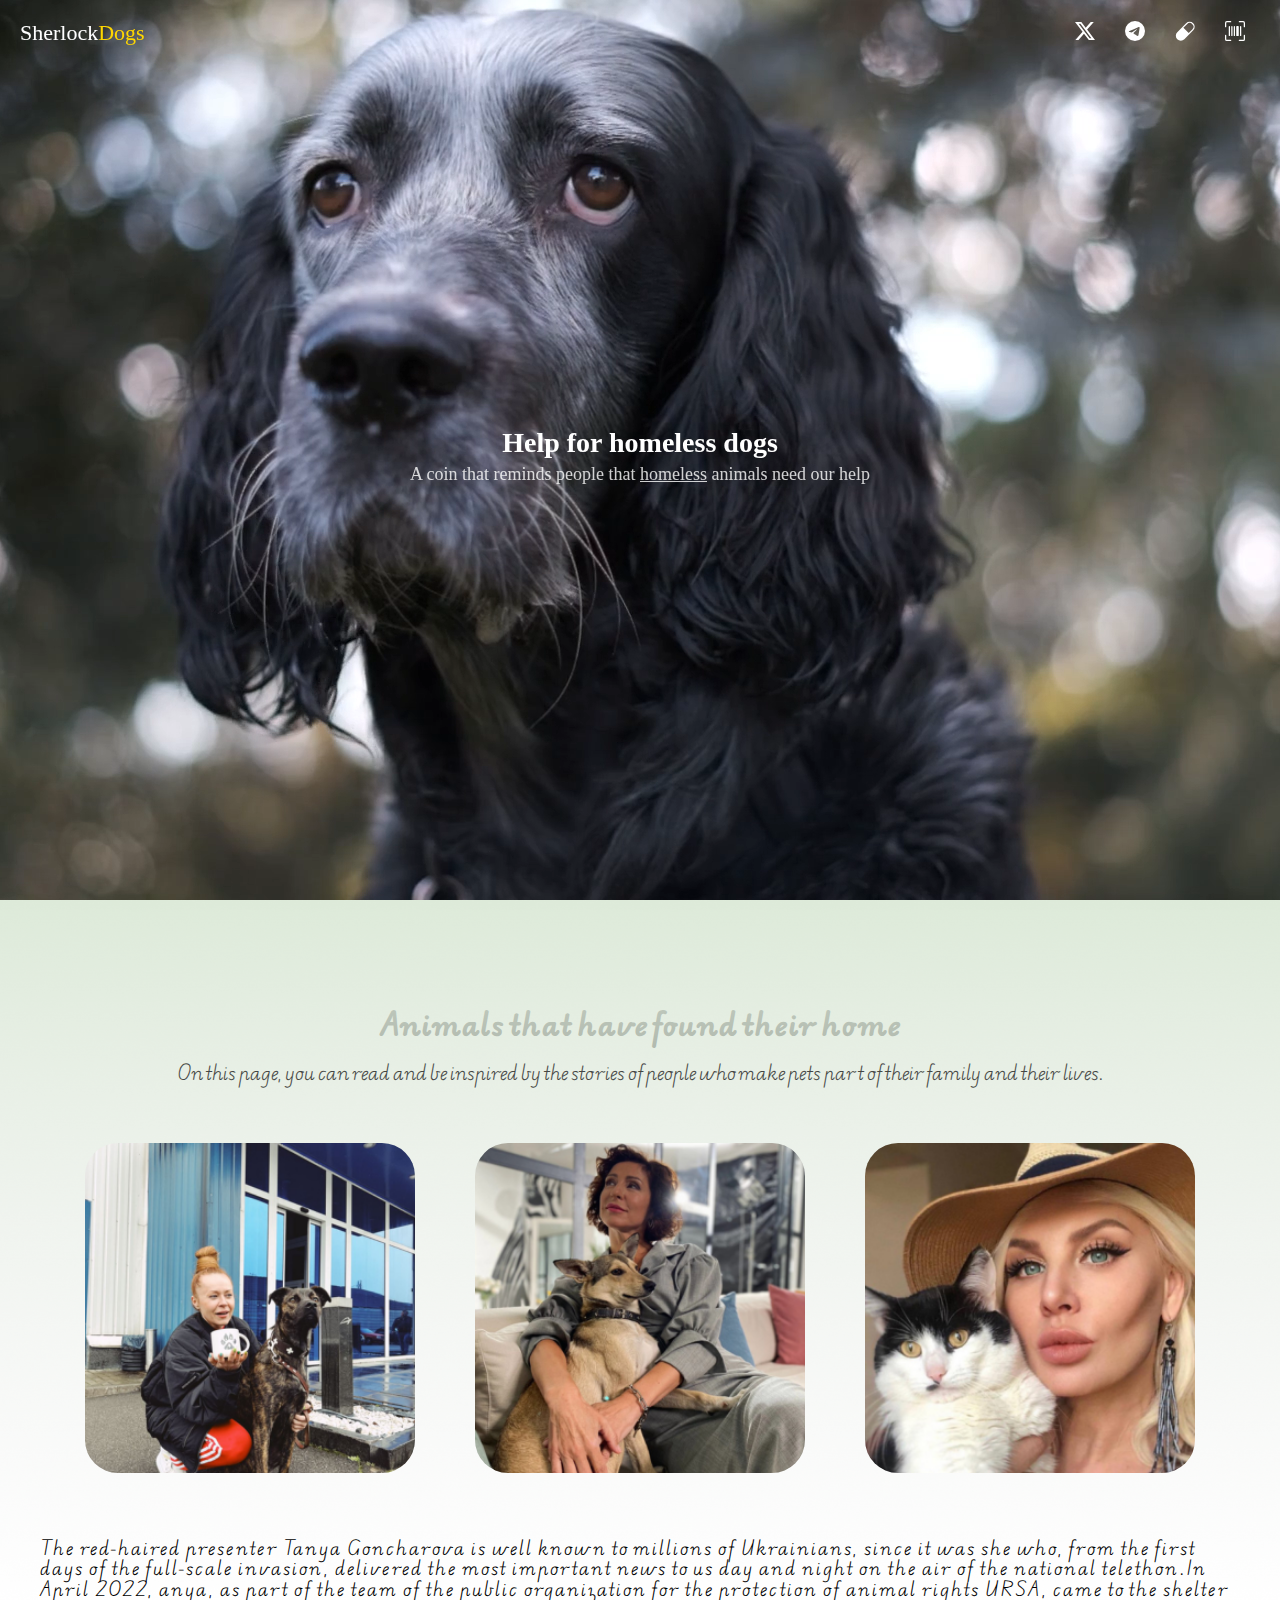
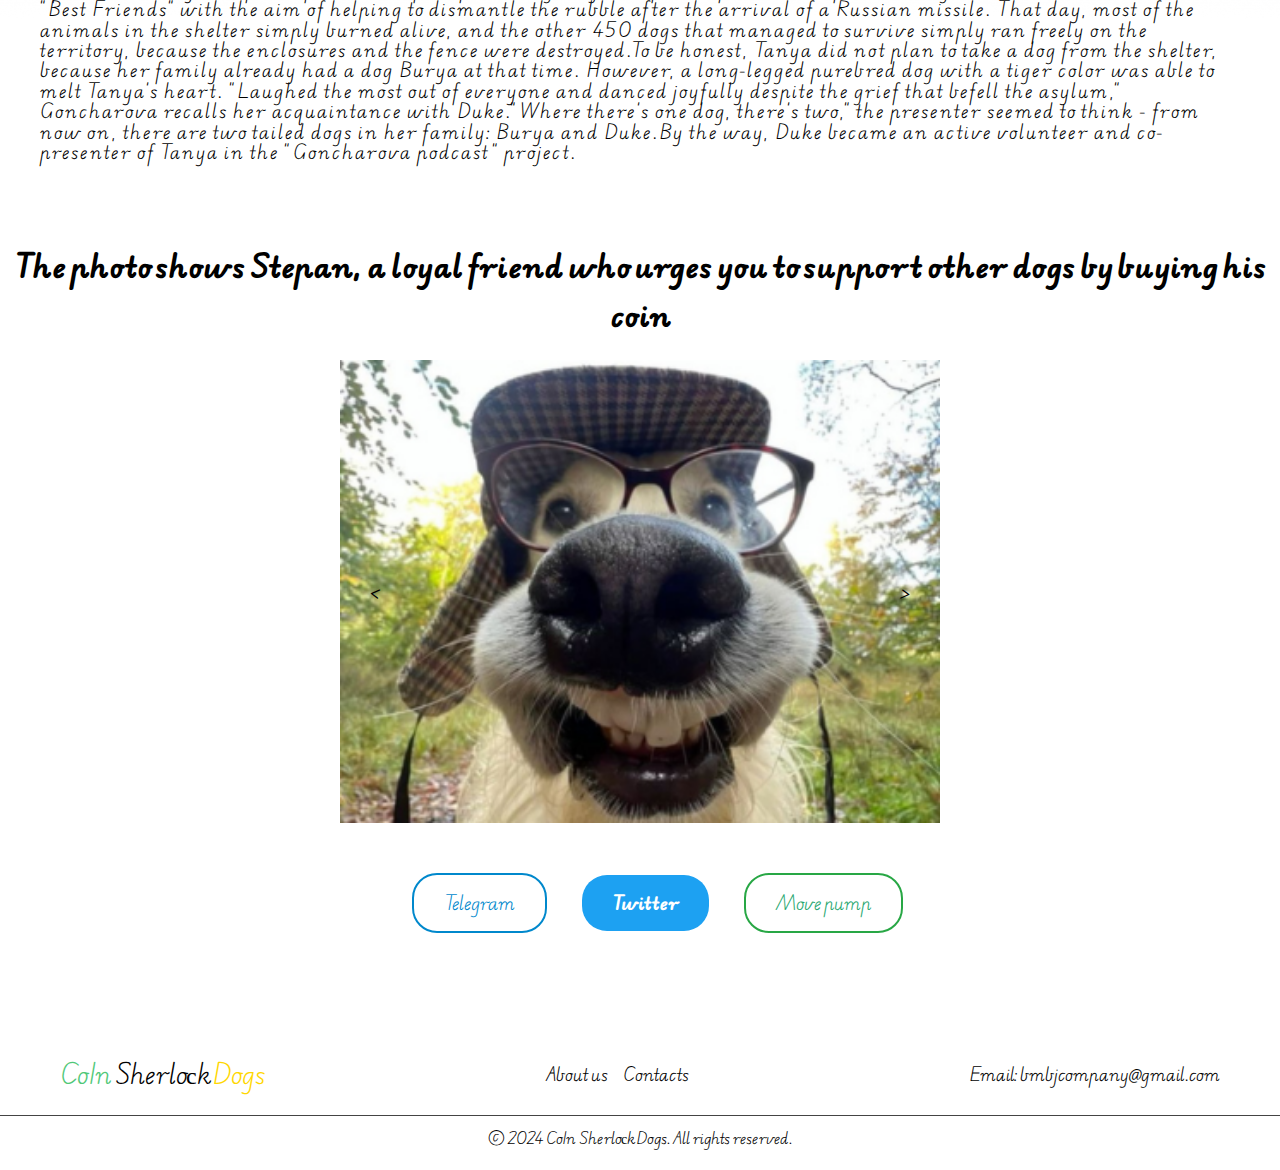
<file: index.html>
<!DOCTYPE html>
<html lang="en">
<head>
    <meta charset="UTF-8">
    <meta name="viewport" content="width=device-width, initial-scale=1.0">
    <title>CoIn SherloсkDogs</title>
    <link rel="preconnect" href="https://fonts.googleapis.com">
<link rel="preconnect" href="https://fonts.gstatic.com" crossorigin>
<link href="https://fonts.googleapis.com/css2?family=Edu+AU+VIC+WA+NT+Pre:wght@400..700&display=swap" rel="stylesheet">
    <link rel="stylesheet" href="./css/index.css">
    <link rel="stylesheet" href="./css/media.css">
</head>
<body>
        <header  class="header  ">
            <div class="bg-video">
                <video autoplay loop muted playsinline>
                    <source src="./img/98815-650523108.mp4" type="video/mp4">
                    <source src="./img/98815-650523108.webm" type="video/webm">
                    Your browser does not support video.
                </video>
            </div>
            <div class="content-text">
                <nav class="navbar">
                    <a class="logo-link" href="#">
                        <p  class="logo-text  " >Sherloсk<span class="logo-span" >Dogs</span></p>
                    </a>
                    <ul  class="header-menu ">
                        <li class="header-list">
                            <a  class="menu-text  " href="https://x.com/memecoin764843" target="_blank" >
                                <svg xmlns="http://www.w3.org/2000/svg" width="20" height="20" fill="currentColor" class="bi bi-twitter-x" viewBox="0 0 16 16">
                                    <path d="M12.6.75h2.454l-5.36 6.142L16 15.25h-4.937l-3.867-5.07-4.425 5.07H.316l5.733-6.57L0 .75h5.063l3.495 4.633L12.601.75Zm-.86 13.028h1.36L4.323 2.145H2.865z"/>
                                  </svg>
                        </li>
                        <li class="header-list">
                            <a class="menu-text" href="https://t.me/SherlockDogMEME" target="_blank" >
                                <svg xmlns="http://www.w3.org/2000/svg" width="20" height="20" fill="currentColor" class="bi bi-telegram" viewBox="0 0 16 16">
                                    <path d="M16 8A8 8 0 1 1 0 8a8 8 0 0 1 16 0M8.287 5.906q-1.168.486-4.666 2.01-.567.225-.595.442c-.03.243.275.339.69.47l.175.055c.408.133.958.288 1.243.294q.39.01.868-.32 3.269-2.206 3.374-2.23c.05-.012.12-.026.166.016s.042.12.037.141c-.03.129-1.227 1.241-1.846 1.817-.193.18-.33.307-.358.336a8 8 0 0 1-.188.186c-.38.366-.664.64.015 1.088.327.216.589.393.85.571.284.194.568.387.936.629q.14.092.27.187c.331.236.63.448.997.414.214-.02.435-.22.547-.82.265-1.417.786-4.486.906-5.751a1.4 1.4 0 0 0-.013-.315.34.34 0 0 0-.114-.217.53.53 0 0 0-.31-.093c-.3.005-.763.166-2.984 1.09"/>
                                  </svg>
                            </a>
                        </li>
                        <li class="header-list">
                            <a class="menu-text" href="" target="_blank" >
                                <svg xmlns="http://www.w3.org/2000/svg" width="20" height="20" fill="currentColor" class="bi bi-capsule" viewBox="0 0 16 16">
                                <path d="M1.828 8.9 8.9 1.827a4 4 0 1 1 5.657 5.657l-7.07 7.071A4 4 0 1 1 1.827 8.9Zm9.128.771 2.893-2.893a3 3 0 1 0-4.243-4.242L6.713 5.429z"/>
                              </svg>
                            </a>
                        </li>
                        <li class="header-list">
                            <a class="menu-text" href="./whitepaper.txt" target="_blank" download>
                                <svg xmlns="http://www.w3.org/2000/svg" width="20" height="20" fill="currentColor" class="bi bi-upc-scan" viewBox="0 0 16 16">
                                    <path d="M1.5 1a.5.5 0 0 0-.5.5v3a.5.5 0 0 1-1 0v-3A1.5 1.5 0 0 1 1.5 0h3a.5.5 0 0 1 0 1zM11 .5a.5.5 0 0 1 .5-.5h3A1.5 1.5 0 0 1 16 1.5v3a.5.5 0 0 1-1 0v-3a.5.5 0 0 0-.5-.5h-3a.5.5 0 0 1-.5-.5M.5 11a.5.5 0 0 1 .5.5v3a.5.5 0 0 0 .5.5h3a.5.5 0 0 1 0 1h-3A1.5 1.5 0 0 1 0 14.5v-3a.5.5 0 0 1 .5-.5m15 0a.5.5 0 0 1 .5.5v3a1.5 1.5 0 0 1-1.5 1.5h-3a.5.5 0 0 1 0-1h3a.5.5 0 0 0 .5-.5v-3a.5.5 0 0 1 .5-.5M3 4.5a.5.5 0 0 1 1 0v7a.5.5 0 0 1-1 0zm2 0a.5.5 0 0 1 1 0v7a.5.5 0 0 1-1 0zm2 0a.5.5 0 0 1 1 0v7a.5.5 0 0 1-1 0zm2 0a.5.5 0 0 1 .5-.5h1a.5.5 0 0 1 .5.5v7a.5.5 0 0 1-.5.5h-1a.5.5 0 0 1-.5-.5zm3 0a.5.5 0 0 1 1 0v7a.5.5 0 0 1-1 0z"/>
                                  </svg>
                            </a>
                        </li>
                    </ul>
                </nav>
            </div>
            <div class="header-content">
                 <div class="header-information">
                    <h1 class="title" >Help for homeless dogs</h1>
                    <p class="description-text">A coin that reminds people that <span>homeless</span> animals need our help</p>
                 </div>
            </div>
            
        </header>
        <div class="container">
            <main class="main">
                <section class="section1" >
                    <div class="main-content">
                        <div class="bg-decoration">
                            <img  class="decore-img" src="./img/Rectangle 1.png" alt="#">
                        </div>
                        <div class="main-text">
                            <h2 class="main-title" >Animals that have found their home</h2>
                            <p class="main-information" >On this page, you can read and be inspired by the stories of people who make pets part of their family and their lives.</p>
                        </div>
                        <div class="wrapper">
                            <div class="grid">
                                <div class="grid-item" >
                                    <img  width="300px" height="300px" class="grid-img1 grid-img" src="./img/img1.png" alt="image">
                                </div>
                                <div class="grid-item" >
                                    <img width="300px" height="30px" class="grid-img2 grid-img" src="./img/img2.png" alt="image">
                                </div>
                                <div class="grid-item" >
                                    <img width="300px" height="300px" class="grid-img3 grid-img" src="./img/img3.png" alt="">
                                </div>
                            </div>
                            <div class="inner-text">
                                <p class="text1 " >The red-haired presenter Tanya Goncharova is well 
                                    known to millions of Ukrainians, since it was she who,
                                    from the first days of the full-scale invasion,
                                    delivered the most important news to us day and night
                                    on the air of the national telethon.In April 2022,
                                    anya, as part of the team of the public organization
                                    for the protection of animal rights URSA, came to 
                                    the shelter "Best Friends" with the aim of helping
                                    to dismantle the rubble after the arrival of a 
                                    Russian missile. That day, most of the animals in 
                                    the shelter simply burned alive, and the other 450
                                    dogs that managed to survive simply ran freely on
                                    the territory, because the enclosures and the 
                                    fence were destroyed.To be honest, Tanya did not
                                    plan to take a dog from the shelter, because 
                                    her family already had a dog Burya at that time.
                                    However, a long-legged purebred dog with a
                                    tiger color was able to melt Tanya's heart.
                                    "Laughed the most out of everyone and danced 
                                    joyfully despite the grief that befell the
                                    asylum," Goncharova recalls her acquaintance
                                    with Duke."Where there's one dog, there's two,"
                                    the presenter seemed to think - from now on, there are 
                                    two tailed dogs in her family: Burya and Duke.By the way,
                                    Duke became an active volunteer and co-presenter of 
                                    Tanya in the "Goncharova podcast" project.
                                    </p>
                                <p class="text2" >The touching story of Nadia Matveeva and her 
                                    long-eared beauty dog ​​Sami is known to many Ukrainians
                                    who follow Nadia on social networks. The presenter 
                                    often shares news from Sami's life.Today, Nadia and Sami
                                    are very happy together and practically inseparable, 
                                    which, to be honest, is a real miracle. After all, 
                                    fate was preparing a completely different scenario 
                                    for Sami."She and her three brothers and sisters were 
                                    dumped in the forest, good people brought food, a 
                                    blanket and a box to the helpless weak tails, in which 
                                    the little one lived for 4 days, until they were taken
                                    by volunteers for respite. Two puppies were lucky right 
                                    away: they were taken to loving families.But Ozhynka and 
                                    her sister Sami fell ill with parvovirus enteritis - a 
                                    disease that kills many animals, especially at an early 
                                    age. The disease overcame Ozhinka, and she died on the 
                                    way to the clinic. However, Sami continued to fight for 
                                    her life in viral boxing. Nadya Matveeva believed, 
                                    waited and contributed to her treatment. A miracle 
                                    happened. Doctors and Nadia cured the dog.Nadia 
                                    Matveeva can safely be called an ambassador for the 
                                    animal shelter! We're not kidding, it's just like 
                                    that: recently, the host also took care of Lucy, a 
                                    puppy who was found in the forest by a caring soldier.
                                    </p>
                                <p class="text3" >A black cat with white spots (or vice versa – a 
                                    white cat with black spots) appeared in the family of 
                                    Svetlana Volnova one frosty winter evening a few years 
                                    ago. Svitlana was returning home after filming when she 
                                    saw a small kitten with severe signs of frostbite near 
                                    the entrance. The least that the host could do to save 
                                    the animals was to take him home, to a warm apartment,
                                    at least for a certain time, until he was examined by
                                    a veterinarian."When Kisa entered the apartment, I 
                                    poured him a welcome drink - milk; he sat down by the 
                                    mirror and never left my house again. Three years 
                                    later, Kisa had a wife, Moon. She was also found on 
                                    the streets, in Shanghai, but her situation was even 
                                    worse: she was dying of stomatitis. She had an 
                                    operation to remove all her teeth, and now Kisa has a 
                                    wife who bites him, but she does it gently.In her 
                                    comment to URSA.MEDIA, Volnova emphasizes that 
                                    Taking animals from the street is already a principle.
                                    Why buy an animal when there are a lot of animals in
                                    shelters, and each of them needs a family. It's hard
                                    for animals in the shelter, and even if you want a
                                    thoroughbred animal, take it from the shelter 
                                    anyway, there are plenty of them! My motto is don't
                                    buy an animal, shelter it"
                                    </p>
                            </div>
                        </div>
                        
                    </div>
                </section>
                <section class="section2">
                    <div class="tocken-inform">
                        <div class="slider-page">
                            <h1 class="slider-title">The photo shows Stepan, a loyal friend who urges you to support other dogs by buying his coin</h1>
                            <div class="slider-container">
                                <div class="slider">
                                  <img width="350px" height="350px"  src="./img/slider/sliderimg1.png" alt="">
                                  <img  width="350px" height="350px" src="./img/slider/sliderimg2.png" alt="">
                                  <img width="350px" height="350px" src="./img/slider/sliderimg3.png" alt="">
                                  <img width="350px" height="350px" src="./img/slider/sliderimg4.png" alt="">
                                  <img width="350px" height="350px" src="./img/slider/sliderimg5.png" alt="">
                                </div>
                                <button class="prev-button" aria-label="">&lt;</button>
                                <button class="next-button" aria-label="">&gt;</button>
                                
                        </div>
                        <div class="contacts-btns">
                            <a target="_blank" href="https://t.me/SherlockDogMEME" class="telegram-btn" >Telegram</a>
                            <a target="_blank" href="https://x.com/memecoin764843" class="x-btn">Twitter</a>
                            <a target="_blank" href="" class="movePump-btn" >Move pump</a>
                        </div>
                    </div>
                </section>
            </main>
            <footer class="footer">
                <div class="footer-container">
                   
                    <div class="footer-logo">
                        <h2> <span class="footer-text-1" >CoIn</span> Sherloсk<span class="footer-logo_span" >Dogs</span> </h2>
                    </div> 
                    <nav class="footer-nav">
                        <ul class="footer-menu">
                            <li><a href="./whitepaper.txt" target="_blank" download="">About us</a></li>
                            <li><a href="#target-section">Contacts</a></li>
                        </ul>
                    </nav>
                    <div class="footer-contact">
                        <p>Email: <a href="mailto:bmbjcompany@gmail.com">bmbjcompany@gmail.com</a></p>
                    </div>
                </div>
                <div class="footer-copyright">
                    <p>© 2024 CoIn SherloсkDogs. All rights reserved.</p>
                </div>
            </footer>
            
        </div> 
    
    <script src="./js/index.js" ></script>
</body>
</html>
</file>
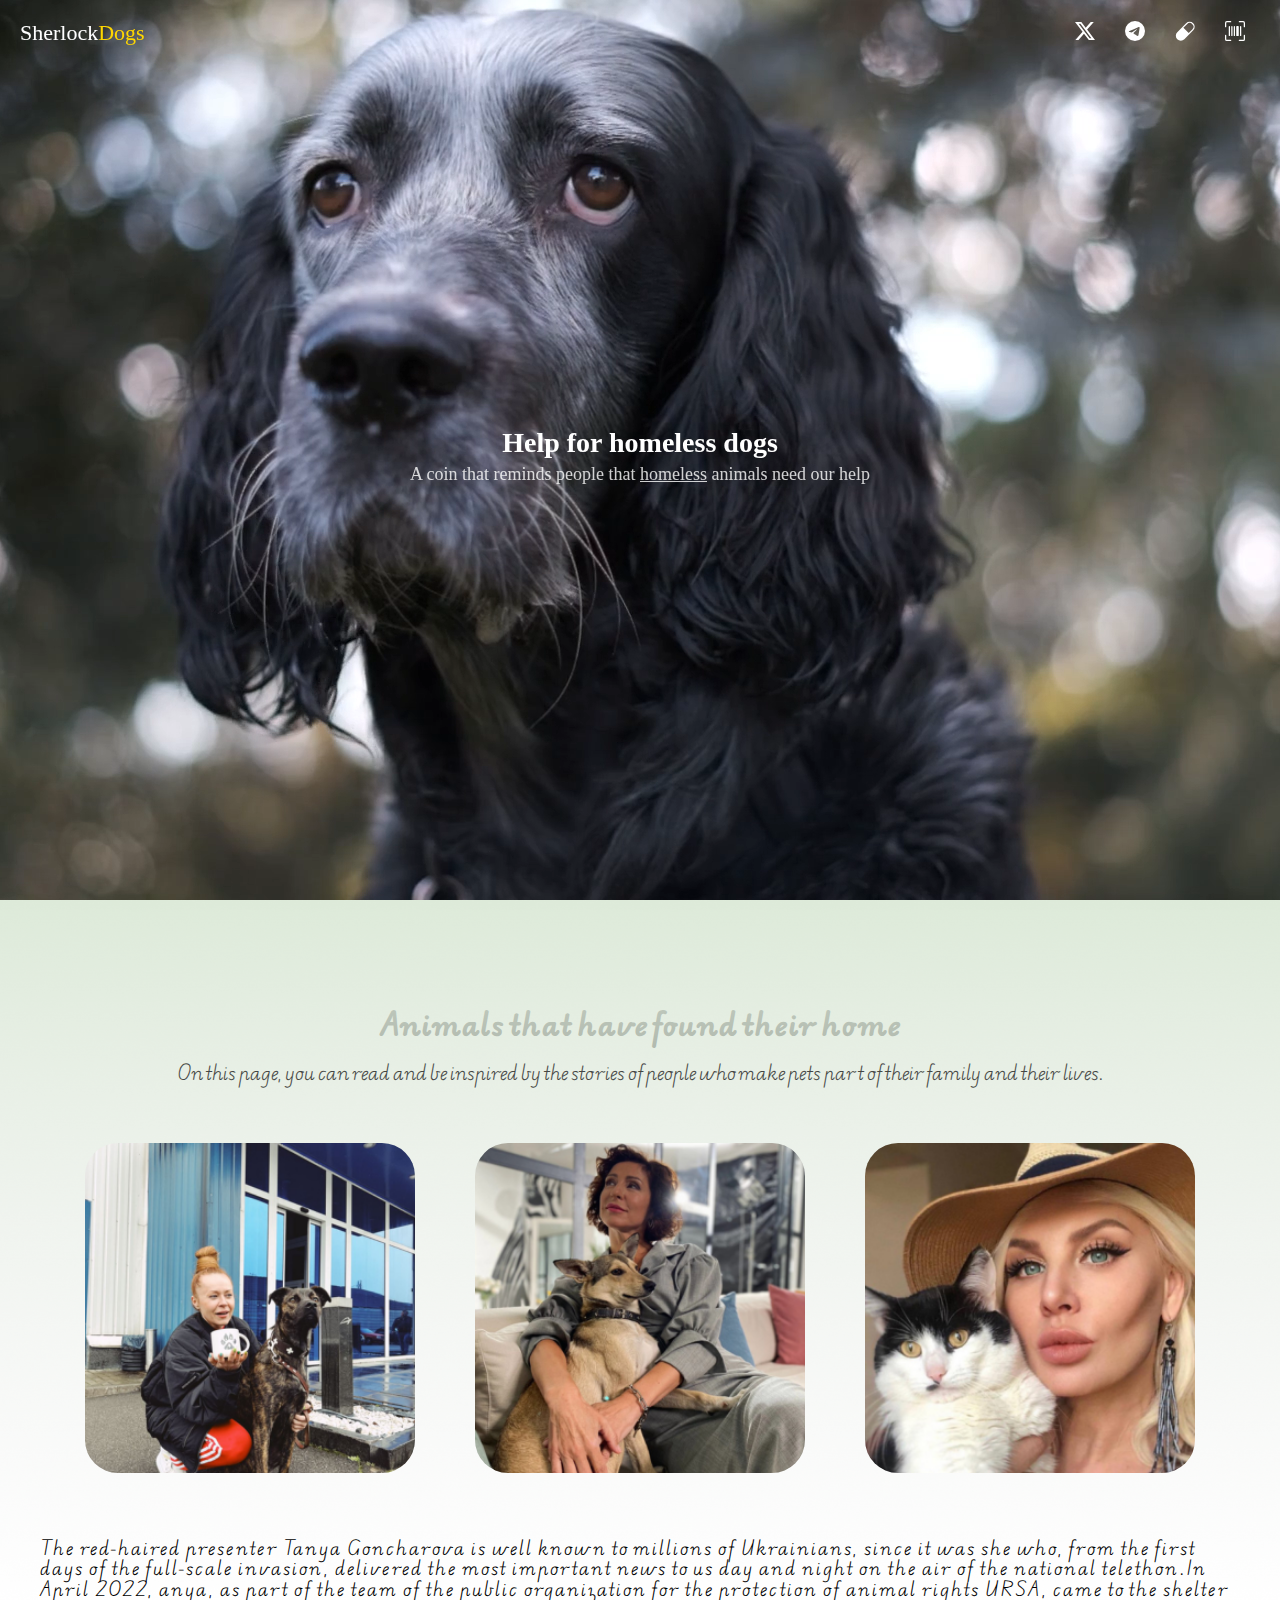
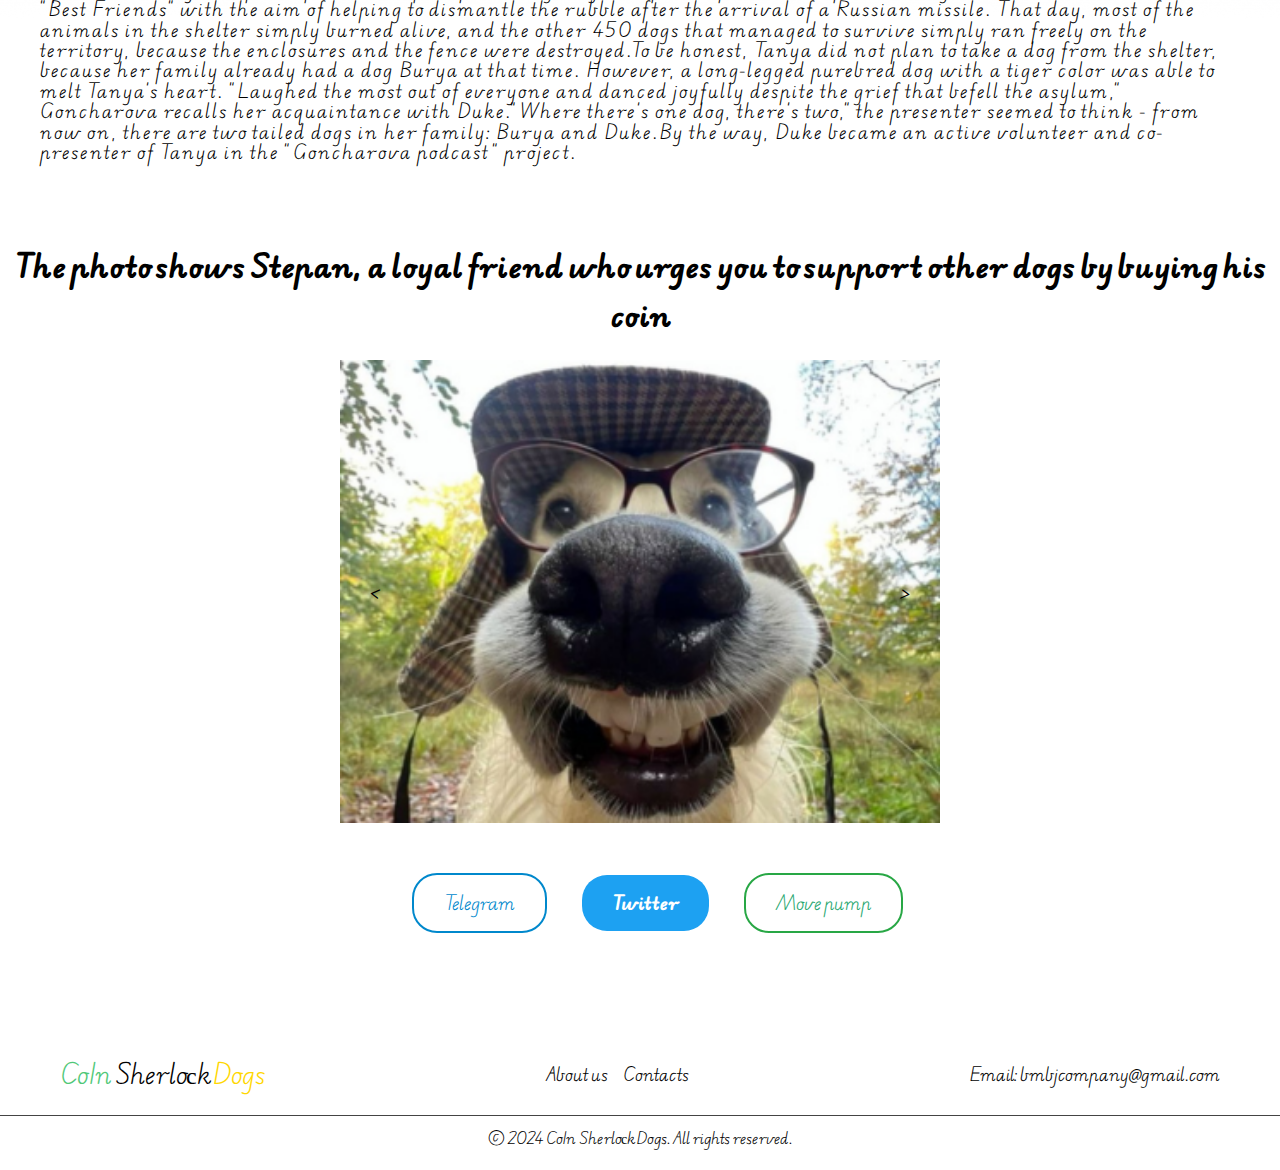
<file: html/index.html>
<!DOCTYPE html>
<html lang="en">
<head>
    <meta charset="UTF-8">
    <meta name="viewport" content="width=device-width, initial-scale=1.0">
    <title>CoIn SherloсkDogs</title>
    <link rel="preconnect" href="https://fonts.googleapis.com">
<link rel="preconnect" href="https://fonts.gstatic.com" crossorigin>
<link href="https://fonts.googleapis.com/css2?family=Edu+AU+VIC+WA+NT+Pre:wght@400..700&display=swap" rel="stylesheet">
    <link rel="stylesheet" href="../css/index.css">
    <link rel="stylesheet" href="../css/media.css">
</head>
<body>
        <header  class="header  ">
            <div class="bg-video">
                <video autoplay loop muted playsinline>
                    <source src="../img/98815-650523108.mp4" type="video/mp4">
                    <source src="../img/98815-650523108.webm" type="video/webm">
                    Your browser does not support video.
                </video>
            </div>
            <div class="content-text">
                <nav class="navbar">
                    <a class="logo-link" href="#">
                        <p  class="logo-text  " >Sherloсk<span class="logo-span" >Dogs</span></p>
                    </a>
                    <ul  class="header-menu ">
                        <li class="header-list">
                            <a  class="menu-text  " href="https://x.com/memecoin764843" target="_blank" >
                                <svg xmlns="http://www.w3.org/2000/svg" width="20" height="20" fill="currentColor" class="bi bi-twitter-x" viewBox="0 0 16 16">
                                    <path d="M12.6.75h2.454l-5.36 6.142L16 15.25h-4.937l-3.867-5.07-4.425 5.07H.316l5.733-6.57L0 .75h5.063l3.495 4.633L12.601.75Zm-.86 13.028h1.36L4.323 2.145H2.865z"/>
                                  </svg>
                        </li>
                        <li class="header-list">
                            <a class="menu-text" href="https://t.me/SherlockDogMEME" target="_blank" >
                                <svg xmlns="http://www.w3.org/2000/svg" width="20" height="20" fill="currentColor" class="bi bi-telegram" viewBox="0 0 16 16">
                                    <path d="M16 8A8 8 0 1 1 0 8a8 8 0 0 1 16 0M8.287 5.906q-1.168.486-4.666 2.01-.567.225-.595.442c-.03.243.275.339.69.47l.175.055c.408.133.958.288 1.243.294q.39.01.868-.32 3.269-2.206 3.374-2.23c.05-.012.12-.026.166.016s.042.12.037.141c-.03.129-1.227 1.241-1.846 1.817-.193.18-.33.307-.358.336a8 8 0 0 1-.188.186c-.38.366-.664.64.015 1.088.327.216.589.393.85.571.284.194.568.387.936.629q.14.092.27.187c.331.236.63.448.997.414.214-.02.435-.22.547-.82.265-1.417.786-4.486.906-5.751a1.4 1.4 0 0 0-.013-.315.34.34 0 0 0-.114-.217.53.53 0 0 0-.31-.093c-.3.005-.763.166-2.984 1.09"/>
                                  </svg>
                            </a>
                        </li>
                        <li class="header-list">
                            <a class="menu-text" href="" target="_blank" >
                                <svg xmlns="http://www.w3.org/2000/svg" width="20" height="20" fill="currentColor" class="bi bi-capsule" viewBox="0 0 16 16">
                                <path d="M1.828 8.9 8.9 1.827a4 4 0 1 1 5.657 5.657l-7.07 7.071A4 4 0 1 1 1.827 8.9Zm9.128.771 2.893-2.893a3 3 0 1 0-4.243-4.242L6.713 5.429z"/>
                              </svg>
                            </a>
                        </li>
                        <li class="header-list">
                            <a class="menu-text" href="../whitepaper.txt" target="_blank" download>
                                <svg xmlns="http://www.w3.org/2000/svg" width="20" height="20" fill="currentColor" class="bi bi-upc-scan" viewBox="0 0 16 16">
                                    <path d="M1.5 1a.5.5 0 0 0-.5.5v3a.5.5 0 0 1-1 0v-3A1.5 1.5 0 0 1 1.5 0h3a.5.5 0 0 1 0 1zM11 .5a.5.5 0 0 1 .5-.5h3A1.5 1.5 0 0 1 16 1.5v3a.5.5 0 0 1-1 0v-3a.5.5 0 0 0-.5-.5h-3a.5.5 0 0 1-.5-.5M.5 11a.5.5 0 0 1 .5.5v3a.5.5 0 0 0 .5.5h3a.5.5 0 0 1 0 1h-3A1.5 1.5 0 0 1 0 14.5v-3a.5.5 0 0 1 .5-.5m15 0a.5.5 0 0 1 .5.5v3a1.5 1.5 0 0 1-1.5 1.5h-3a.5.5 0 0 1 0-1h3a.5.5 0 0 0 .5-.5v-3a.5.5 0 0 1 .5-.5M3 4.5a.5.5 0 0 1 1 0v7a.5.5 0 0 1-1 0zm2 0a.5.5 0 0 1 1 0v7a.5.5 0 0 1-1 0zm2 0a.5.5 0 0 1 1 0v7a.5.5 0 0 1-1 0zm2 0a.5.5 0 0 1 .5-.5h1a.5.5 0 0 1 .5.5v7a.5.5 0 0 1-.5.5h-1a.5.5 0 0 1-.5-.5zm3 0a.5.5 0 0 1 1 0v7a.5.5 0 0 1-1 0z"/>
                                  </svg>
                            </a>
                        </li>
                    </ul>
                </nav>
            </div>
            <div class="header-content">
                 <div class="header-information">
                    <h1 class="title" >Help for homeless dogs</h1>
                    <p class="description-text">A coin that reminds people that <span>homeless</span> animals need our help</p>
                 </div>
            </div>
            
        </header>
        <div class="container">
            <main class="main">
                <section class="section1" >
                    <div class="main-content">
                        <div class="bg-decoration">
                            <img  class="decore-img" src="../img/Rectangle 1.png" alt="#">
                        </div>
                        <div class="main-text">
                            <h2 class="main-title" >Animals that have found their home</h2>
                            <p class="main-information" >On this page, you can read and be inspired by the stories of people who make pets part of their family and their lives.</p>
                        </div>
                        <div class="wrapper">
                            <div class="grid">
                                <div class="grid-item" >
                                    <img  width="300px" height="300px" class="grid-img1 grid-img" src="../img/img1.png" alt="image">
                                </div>
                                <div class="grid-item" >
                                    <img width="300px" height="30px" class="grid-img2 grid-img" src="../img/img2.png" alt="image">
                                </div>
                                <div class="grid-item" >
                                    <img width="300px" height="300px" class="grid-img3 grid-img" src="../img/img3.png" alt="">
                                </div>
                            </div>
                            <div class="inner-text">
                                <p class="text1 " >The red-haired presenter Tanya Goncharova is well 
                                    known to millions of Ukrainians, since it was she who,
                                    from the first days of the full-scale invasion,
                                    delivered the most important news to us day and night
                                    on the air of the national telethon.In April 2022,
                                    anya, as part of the team of the public organization
                                    for the protection of animal rights URSA, came to 
                                    the shelter "Best Friends" with the aim of helping
                                    to dismantle the rubble after the arrival of a 
                                    Russian missile. That day, most of the animals in 
                                    the shelter simply burned alive, and the other 450
                                    dogs that managed to survive simply ran freely on
                                    the territory, because the enclosures and the 
                                    fence were destroyed.To be honest, Tanya did not
                                    plan to take a dog from the shelter, because 
                                    her family already had a dog Burya at that time.
                                    However, a long-legged purebred dog with a
                                    tiger color was able to melt Tanya's heart.
                                    "Laughed the most out of everyone and danced 
                                    joyfully despite the grief that befell the
                                    asylum," Goncharova recalls her acquaintance
                                    with Duke."Where there's one dog, there's two,"
                                    the presenter seemed to think - from now on, there are 
                                    two tailed dogs in her family: Burya and Duke.By the way,
                                    Duke became an active volunteer and co-presenter of 
                                    Tanya in the "Goncharova podcast" project.
                                    </p>
                                <p class="text2" >The touching story of Nadia Matveeva and her 
                                    long-eared beauty dog ​​Sami is known to many Ukrainians
                                    who follow Nadia on social networks. The presenter 
                                    often shares news from Sami's life.Today, Nadia and Sami
                                    are very happy together and practically inseparable, 
                                    which, to be honest, is a real miracle. After all, 
                                    fate was preparing a completely different scenario 
                                    for Sami."She and her three brothers and sisters were 
                                    dumped in the forest, good people brought food, a 
                                    blanket and a box to the helpless weak tails, in which 
                                    the little one lived for 4 days, until they were taken
                                    by volunteers for respite. Two puppies were lucky right 
                                    away: they were taken to loving families.But Ozhynka and 
                                    her sister Sami fell ill with parvovirus enteritis - a 
                                    disease that kills many animals, especially at an early 
                                    age. The disease overcame Ozhinka, and she died on the 
                                    way to the clinic. However, Sami continued to fight for 
                                    her life in viral boxing. Nadya Matveeva believed, 
                                    waited and contributed to her treatment. A miracle 
                                    happened. Doctors and Nadia cured the dog.Nadia 
                                    Matveeva can safely be called an ambassador for the 
                                    animal shelter! We're not kidding, it's just like 
                                    that: recently, the host also took care of Lucy, a 
                                    puppy who was found in the forest by a caring soldier.
                                    </p>
                                <p class="text3" >A black cat with white spots (or vice versa – a 
                                    white cat with black spots) appeared in the family of 
                                    Svetlana Volnova one frosty winter evening a few years 
                                    ago. Svitlana was returning home after filming when she 
                                    saw a small kitten with severe signs of frostbite near 
                                    the entrance. The least that the host could do to save 
                                    the animals was to take him home, to a warm apartment,
                                    at least for a certain time, until he was examined by
                                    a veterinarian."When Kisa entered the apartment, I 
                                    poured him a welcome drink - milk; he sat down by the 
                                    mirror and never left my house again. Three years 
                                    later, Kisa had a wife, Moon. She was also found on 
                                    the streets, in Shanghai, but her situation was even 
                                    worse: she was dying of stomatitis. She had an 
                                    operation to remove all her teeth, and now Kisa has a 
                                    wife who bites him, but she does it gently.In her 
                                    comment to URSA.MEDIA, Volnova emphasizes that 
                                    Taking animals from the street is already a principle.
                                    Why buy an animal when there are a lot of animals in
                                    shelters, and each of them needs a family. It's hard
                                    for animals in the shelter, and even if you want a
                                    thoroughbred animal, take it from the shelter 
                                    anyway, there are plenty of them! My motto is don't
                                    buy an animal, shelter it"
                                    </p>
                            </div>
                        </div>
                        
                    </div>
                </section>
                <section class="section2">
                    <div class="tocken-inform">
                        <div class="slider-page">
                            <h1 class="slider-title">The photo shows Stepan, a loyal friend who urges you to support other dogs by buying his coin</h1>
                            <div class="slider-container">
                                <div class="slider">
                                  <img width="350px" height="350px"  src="../img/slider/sliderimg1.png" alt="">
                                  <img  width="350px" height="350px" src="../img/slider/sliderimg2.png" alt="">
                                  <img width="350px" height="350px" src="../img/slider/sliderimg3.png" alt="">
                                  <img width="350px" height="350px" src="../img/slider/sliderimg4.png" alt="">
                                  <img width="350px" height="350px" src="../img/slider/sliderimg5.png" alt="">
                                </div>
                                <button class="prev-button" aria-label="">&lt;</button>
                                <button class="next-button" aria-label="">&gt;</button>
                                
                        </div>
                        <div class="contacts-btns">
                            <a target="_blank" href="https://t.me/SherlockDogMEME" class="telegram-btn" >Telegram</a>
                            <a target="_blank" href="https://x.com/memecoin764843" class="x-btn">Twitter</a>
                            <a target="_blank" href="" class="movePump-btn" >Move pump</a>
                        </div>
                    </div>
                </section>
            </main>
            <footer class="footer">
                <div class="footer-container">
                   
                    <div class="footer-logo">
                        <h2> <span class="footer-text-1" >CoIn</span> Sherloсk<span class="footer-logo_span" >Dogs</span> </h2>
                    </div> 
                    <nav class="footer-nav">
                        <ul class="footer-menu">
                            <li><a href="../whitepaper.txt" target="_blank" download="">About us</a></li>
                            <li><a href="#target-section">Contacts</a></li>
                        </ul>
                    </nav>
                    <div class="footer-contact">
                        <p>Email: <a href="mailto:bmbjcompany@gmail.com">bmbjcompany@gmail.com</a></p>
                    </div>
                </div>
                <div class="footer-copyright">
                    <p>© 2024 CoIn SherloсkDogs. All rights reserved.</p>
                </div>
            </footer>
            
        </div> 
    
    <script src="../js/index.js" ></script>
</body>
</html>
</file>
<file: css/media.css>
@media(max-width:480px){
    .bg-video video{
        left: 75%;
        
    }
    .description-text{
        max-width: 300px;
    text-align: center;
    }
    .contacts-btns{
        display: flex;
        flex-direction: column;
        align-items: center;
        gap: 20px;
    }
    .container{
        padding: 0px 20px;
    }
}
</file>
<file: css/index.css>
@import url(./reset.css);
body{
    color: #fff;
}
.container {
    height: 100%;
    position: relative;
}
.header {
    position: relative; /* Фіксуємо контекст для дочірніх елементів */
    height: 100vh; 
    width: 100%;
    overflow: hidden;
    
}
.content-text{
    position: relative;
        z-index: 1;
        text-align: center;
        padding: 20px;
}
.navbar {
    display: flex;
    justify-content: space-between;
    align-items: center;
    position: relative; /* Для вирівнювання */
    z-index: 1; /* Навігація теж поверх відео */
}
.logo-text{
    font-size: 22px;
    color: #fff;
}
.logo-span{
    color: gold;
}
.header-menu {
        display: flex;
        list-style: none;
        justify-content: center;
        padding: 0;
        margin: 0;
}
.header-list {
    margin: 0 15px;
}
.menu-text {
    text-decoration: none;
    color: white; /* Білий текст для навігації */
    font-size: 18px;
}
.header-content {
    display: flex;
    align-items: center;
    justify-content: center;
    height: 100%;
    position: relative;
    z-index: 1;
}
.header-information {
}
.title {
    text-align: center;
    font-size: 28px;
    font-weight: bold;
    
}
.description-text {
    font-size: 18px;
    opacity: 0.8;
    margin-top: 5px;
    margin-bottom: 120px;
    
}
.description-text span{
   text-decoration: underline; 
}
.bg-video {
    position: absolute; /* Фонове відео займає всю область заголовка */
    top: 0;
    left: 0;
    width: 100%;
    height: 100%;
    z-index: 0; /* Відео залишається на задньому плані */
    overflow: hidden;

}
.bg-video video{
    position: absolute;
        top: 50%;
        left: 50%;
        transform: translate(-50%, -50%);
        min-width: 100%;
        min-height: 100%;
        object-fit: contain; 
        z-index: -1;
}

.main { 
}
.main-content {
    color: #000;
    padding-top: 100px;
}
.bg-decoration {
    position: absolute; /* Фонове відео займає всю область заголовка */
    top: 0;
    left: 0;
    width: 100%;
    
    z-index: 0;
}
.decore-img {

}
.main-text{
    display: flex;
    justify-content: center;
    align-items: center;
    flex-direction: column;
    margin-bottom: 40px;
    z-index: 1;
    font-family: "Edu AU VIC WA NT Pre", cursive;
}
.main-title{
font-size: 28px;
font-weight: bold;
}
.main-information{
font-size: 18px;
opacity: 0.7;
padding-top: 8px;
}
.wrapper {
    display: flex;
    justify-content: center;
    align-items: center;
    flex-direction: column;
    z-index: 1;
}
.grid {
    display: grid;
    grid-template-columns: repeat(3, 1fr); /* Три колонки однакової ширини */
     gap: 10;
     column-gap: 30px;
     justify-content: center;
     z-index: 1;
}
.grid-item{
   padding: 30px;
   border-radius: 30px;  
   z-index: 1;
}
.grid-img {
    width: 100%; 
    height: auto; 
    border-radius: 30px;   
}
.add-shadw{
    box-shadow: 0 10px 20px rgba(0, 0, 0, 0.8);
    transform: scale(1.1); 
    transition: all 0.3s ease; 
     
}
.inner-text{
    color: #000;
    max-width: 1200px;
   margin-top: 50px;
   z-index: 1;
   letter-spacing: 2px;
   font-family: "Edu AU VIC WA NT Pre", cursive;
}
.text1{
    font-size: 17px;
    line-height: 1.2;
}
.text2{
    font-size: 17px;
    line-height: 1.2;
}
.text3{
    font-size: 17px;
    line-height: 1.2;
}
.text1 {
    display: block;
}


.text2, .text3 {
    display: none;
}
.grid-img1{
    cursor: pointer; 
    transform: scale(1.1);
}
.grid-img2{
    cursor: pointer; 
    transform: scale(1.1);
}
.grid-img3{
    cursor: pointer; 
    transform: scale(1.1);
}
.tocken-inforn{
    margin-top: 50px;
}

.slider-container {
    position: relative;
    max-width: 600px;
    height: auto;
    margin: 0 auto;
    overflow: hidden;
    margin-top: 20px;
    margin-bottom: 20px;
  }
  .section2{
    margin-top: 80px;
    font-family: "Edu AU VIC WA NT Pre", cursive;
  }
  .slider {
    display: flex;
    transition: transform 0.5s ease-in-out;
  }
  
  .slider img {
    width: 100%;
    height: 100%;
    object-fit: cover;
  }
  
  .prev-button,
  .next-button {
    position: absolute;
    top: 50%;
    transform: translateY(-50%);
    width: 50px;
    height: 50px;
    background-color: transparent;
    border: none;
    font-size: 24px;
    color: #000;
  }
  
  .prev-button {
    left: 10px;
  }
  
  .next-button {
    right: 10px;
  }
  .slider-title{
    text-align: center;
    font-weight: 700;
    font-size: 28px;
    color: #000;   
  }
  .contacts-btns{
    color: #000;
  }
.contacts-btns {
    display: flex;
    justify-content: center;
    align-items: center;
    padding-top: 30px;
    z-index: 1;

}
.contacts-btns a{
    margin-left:35px ;
}
.telegram-btn {
    padding: 13px 30px;
    border: solid 2px #0088cc;
    border-radius: 25px;
    font-size: 17px;
    color: #0088cc;
    cursor: pointer;
}
.telegram-btn:hover{
    color: #fff;
    background-color: #0088cc;
    font-weight: bolder;
    box-shadow: 0 10px 20px rgba(0, 0, 0, 0.8);
    transform: scale(1.1); 
    transition: all 0.3s ease; 
}
.x-btn {
    padding: 13px 30px;
    border-radius: 25px;
    font-size: 17px;
    font-weight: bolder;
    background-color: #1DA1F2;
    color: #fff;
    cursor: pointer;
}
.x-btn:hover{
    border:solid 2px #1DA1F2 ;
    background-color: #fff;
    color: #1DA1F2;
    box-shadow: 0 10px 20px rgba(0, 0, 0, 0.8);
    transform: scale(1.1); 
    transition: all 0.3s ease;
}
.movePump-btn {
    padding: 13px 30px;
    border: solid 2px #28A745;
    border-radius: 25px;
    font-size: 17px;
    color: #28A770;
    cursor: pointer;
}
.movePump-btn:hover{
    color: #fff;
    background-color: #28A745;
    font-weight: bolder;
    box-shadow: 0 10px 20px rgba(0, 0, 0, 0.8);
    transform: scale(1.1); 
    transition: all 0.3s ease;
}
.footer {
    background-color:#fff; 
    color: #000; 
    padding: 20px 0;
    margin-top: 100px;
    font-family: "Edu AU VIC WA NT Pre", cursive;
}

.footer-container {
    display: flex;
    flex-wrap: wrap;
    justify-content: space-between;
    align-items: center;
    max-width: 1200px;
    margin: 0 auto;
    padding: 0 20px;
}
.footer-logo h2 {
    font-size: 24px;
    margin: 0;
}
.footer-logo_span{
    color: gold;
}
.footer-text-1{
    color: #50C878;
}
.footer-nav .footer-menu {
    list-style: none;
    padding: 0;
    margin: 0;
    display: flex;
    gap: 15px;
}
.footer-nav .footer-menu li {
    margin: 0;
}
.footer-nav .footer-menu li a {
    text-decoration: none;
    color: #000;
    transition: color 0.3s;
}
.footer-nav .footer-menu li a:hover {
    color: #ffcc00; 
}
.footer-contact p {
    margin: 5px 0;
}
.footer-contact a {
    color: #000;
    text-decoration: none;
}

.footer-contact a:hover {
    color: #ffcc00; 
}


.footer-copyright {
    text-align: center;
    margin-top: 20px;
    font-size: 14px;
    border-top: 1px solid #444;
    padding-top: 10px;
}
</file>
